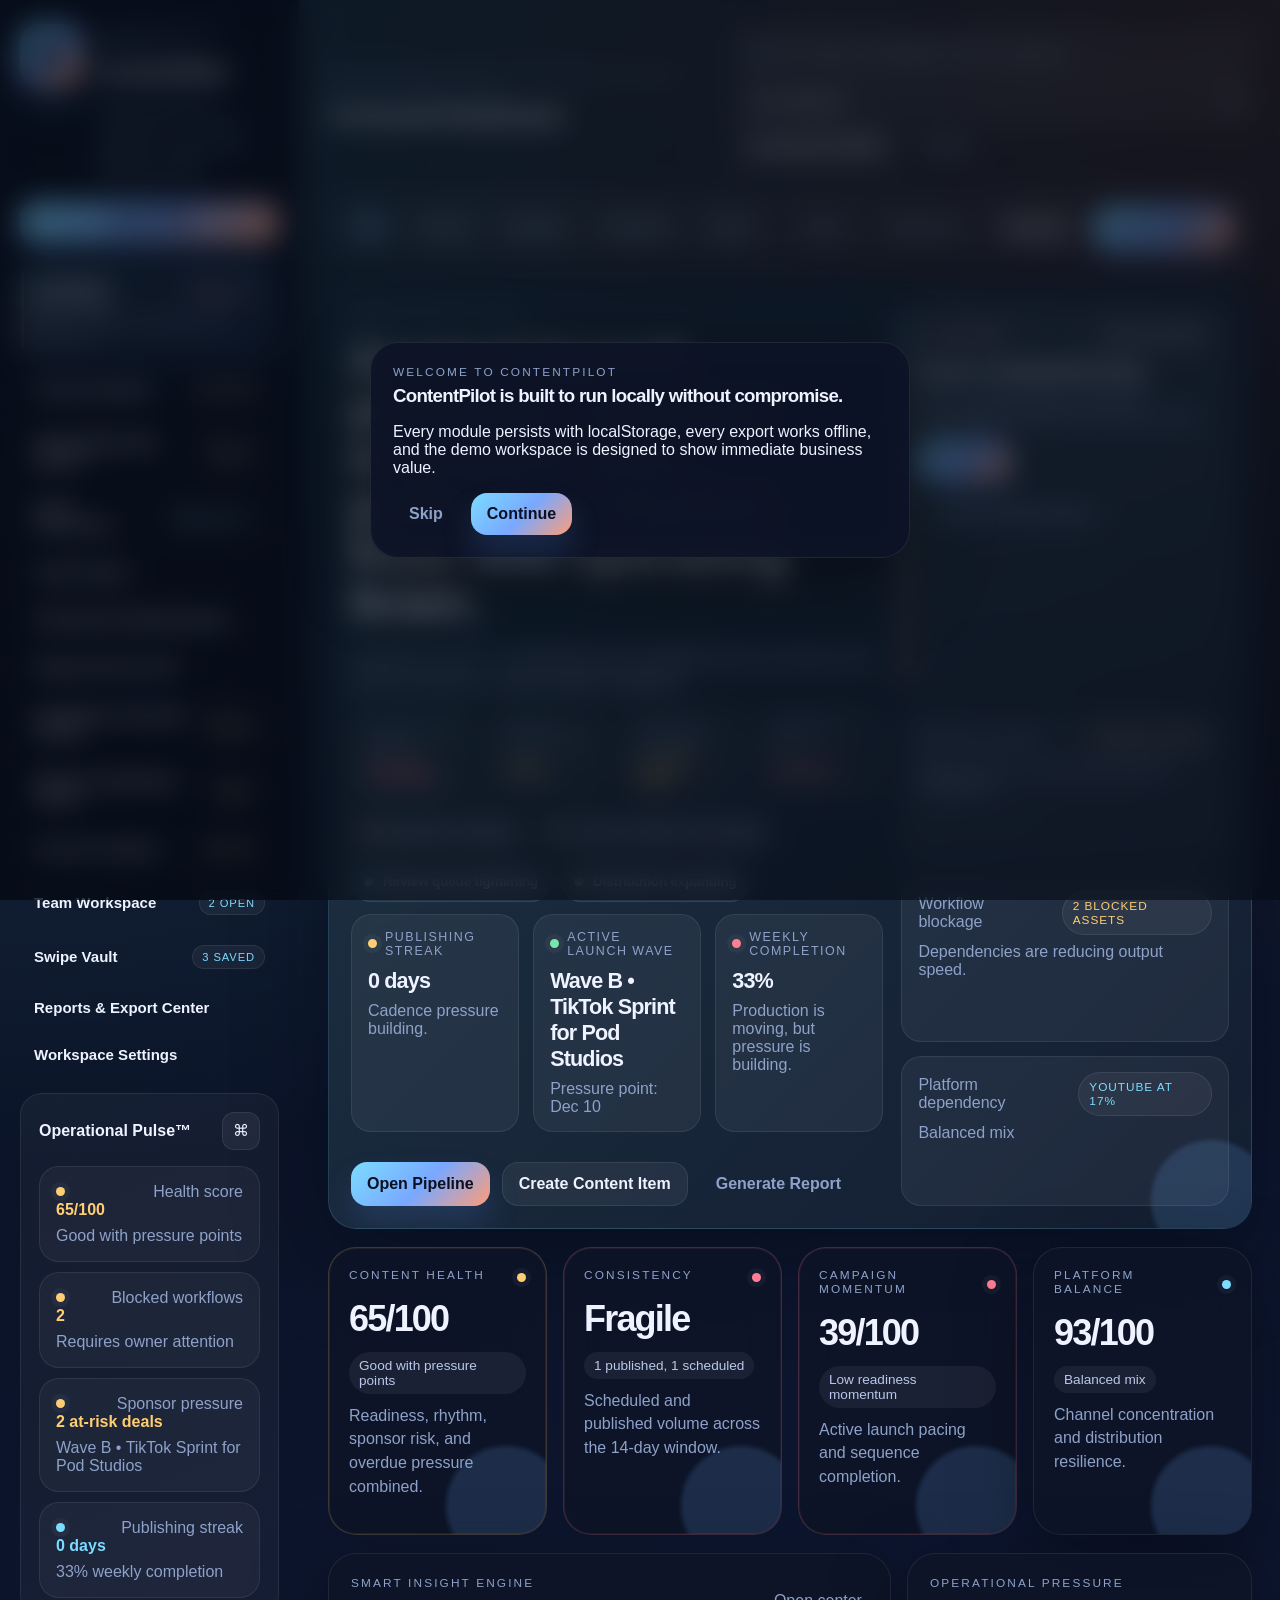
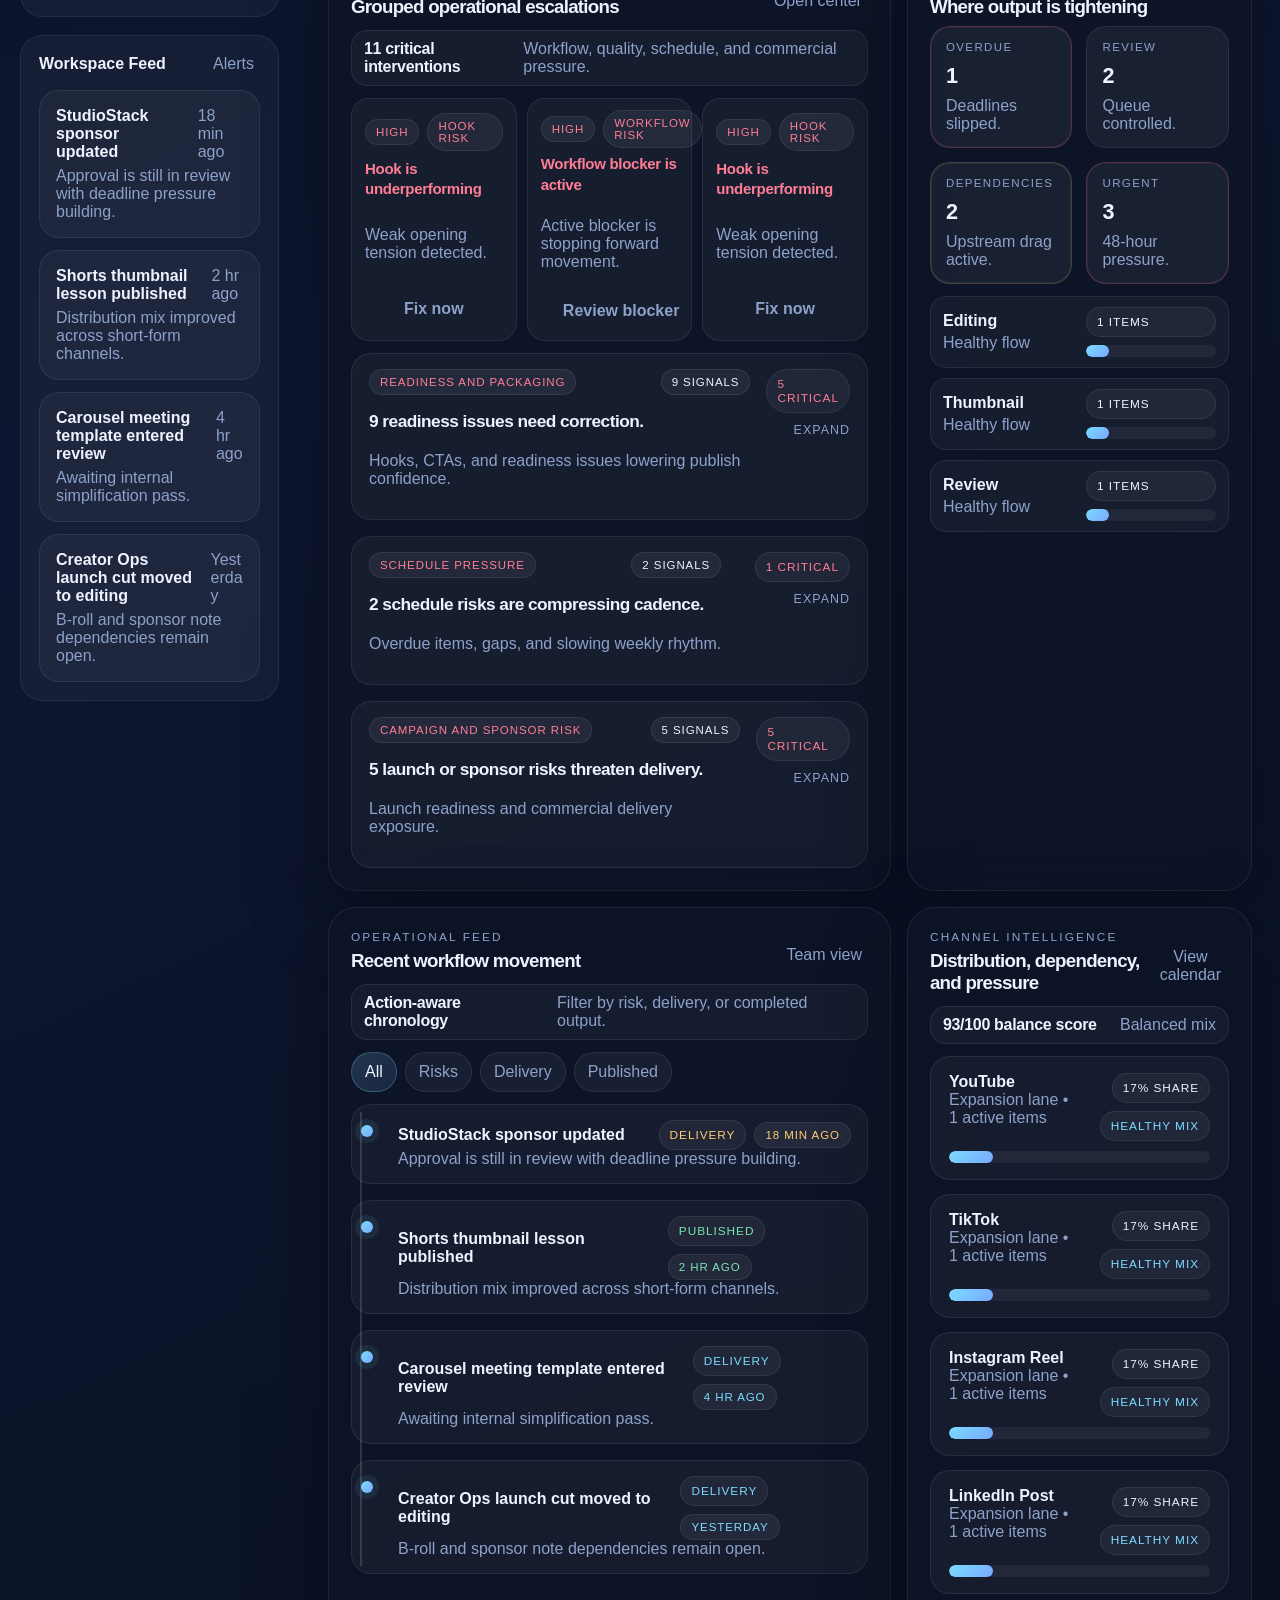
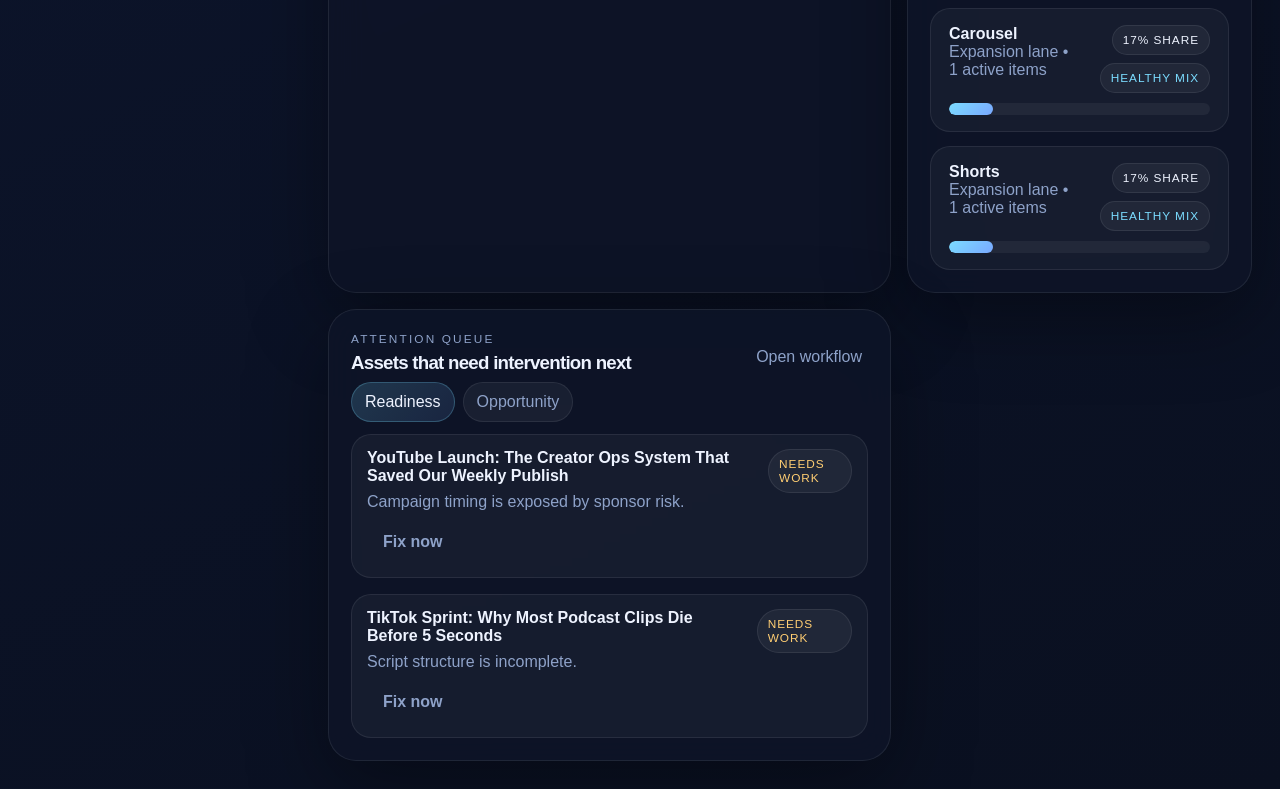
<file: index.html>
<!DOCTYPE html>
<html lang="en">
<head>
  <meta charset="UTF-8">
  <meta name="viewport" content="width=device-width, initial-scale=1.0">
  <meta name="description" content="ContentPilot is a premium HTML5 creator operations workspace for creators, agencies, and production teams.">
  <title>ContentPilot | HTML5 Creator Operations Workspace</title>
  <link rel="icon" type="image/svg+xml" href="assets/icons/contentpilot-mark.svg">
  <link rel="stylesheet" href="assets/css/styles.css">
</head>
<body>
  <div class="app-shell" id="appShell">
    <aside class="sidebar">
      <div class="brand-block">
        <div class="brand-mark">
          <img src="assets/icons/contentpilot-mark.svg" alt=ContentPilot>
        </div>
        <div>
          <p class="eyebrow">Premium HTML5 Workspace</p>
          <h1>ContentPilot</h1>
          <p class="brand-copy">Creator operations workspace for creators, agencies, studios, and marketing teams.</p>
        </div>
      </div>

      <button class="button button-primary button-full" data-action="open-quick-add">Quick Add</button>

      <nav class="sidebar-nav" id="sidebarNav" aria-label="Primary navigation"></nav>

      <section class="sidebar-section">
        <div class="sidebar-section-header">
          <h2>Operational Pulse™</h2>
          <button class="icon-button" data-action="open-palette" aria-label="Open command palette">⌘</button>
        </div>
        <div id="sidebarPulse"></div>
      </section>

      <section class="sidebar-section">
        <div class="sidebar-section-header">
          <h2>Workspace Feed</h2>
          <button class="text-button" data-action="open-notifications">Alerts</button>
        </div>
        <div id="miniActivity"></div>
      </section>
    </aside>

    <main class="main-shell">
      <header class="topbar">
        <div>
          <p class="eyebrow" id="routeEyebrow">Creator Operations Workspace</p>
          <h2 id="routeTitle">Command Dashboard</h2>
        </div>
        <div class="topbar-actions">
          <label class="search-field">
            <span class="sr-only">Global Search</span>
            <input id="globalSearch" type="search" placeholder="Search content, campaigns, hooks, sponsors">
          </label>
          <label class="select-field">
            <span class="sr-only">Assignee Filter</span>
            <select id="assigneeFilter">
              <option value="all">All assignees</option>
            </select>
          </label>
          <button class="button button-secondary" data-action="open-palette">Command Palette</button>
          <button class="button button-ghost" data-action="toggle-theme">Theme</button>
        </div>
      </header>

      <section class="utility-bar">
        <div class="utility-left">
          <button class="chip-button is-active" data-action="set-view" data-value="all">All</button>
          <button class="chip-button" data-action="set-view" data-value="critical">Critical</button>
          <button class="chip-button" data-action="set-view" data-value="pipeline">Pipeline</button>
          <button class="chip-button" data-action="set-view" data-value="calendar">Calendar</button>
          <button class="chip-button" data-action="set-view" data-value="team">Team</button>
        </div>
        <div class="utility-right">
          <button class="button button-ghost" data-action="undo">Undo</button>
          <button class="button button-ghost" data-action="open-shortcuts">Shortcuts</button>
          <button class="button button-secondary" data-action="export-json">Backup</button>
          <button class="button button-primary" data-action="open-report-export">Export Report</button>
        </div>
      </section>

      <div id="appView" class="view-shell" aria-live="polite"></div>
    </main>
  </div>

  <div class="modal-backdrop hidden" id="modalBackdrop" aria-hidden="true">
    <div class="modal-panel" role="dialog" aria-modal="true" aria-labelledby="modalTitle">
      <div class="modal-header">
        <div>
          <p class="eyebrow" id="modalEyebrow">Workspace</p>
          <h3 id="modalTitle">Modal</h3>
        </div>
        <button class="icon-button" data-action="close-modal" aria-label="Close modal">×</button>
      </div>
      <div class="modal-body" id="modalBody"></div>
    </div>
  </div>

  <div class="palette-backdrop hidden" id="paletteBackdrop" aria-hidden="true">
    <div class="palette-panel" role="dialog" aria-modal="true" aria-labelledby="paletteTitle">
      <div class="palette-head">
        <h3 id="paletteTitle">Command Palette</h3>
        <button class="icon-button" data-action="close-palette" aria-label="Close command palette">×</button>
      </div>
      <input id="paletteSearch" class="palette-input" type="search" placeholder="Jump to modules, actions, exports, or settings">
      <div id="paletteResults" class="palette-results"></div>
    </div>
  </div>

  <div class="drawer hidden" id="notificationDrawer" aria-hidden="true">
    <div class="drawer-panel">
      <div class="drawer-header">
        <div>
          <p class="eyebrow">Notification Center</p>
          <h3>Operational Alerts</h3>
        </div>
        <button class="icon-button" data-action="close-notifications" aria-label="Close notifications">×</button>
      </div>
      <div id="notificationList" class="drawer-body"></div>
    </div>
  </div>

  <div class="walkthrough hidden" id="walkthrough" aria-hidden="true">
    <div class="walkthrough-panel">
      <p class="eyebrow">Welcome to ContentPilot</p>
      <h3 id="walkthroughTitle">Operational clarity from the first launch.</h3>
      <p id="walkthroughBody"></p>
      <div class="walkthrough-actions">
        <button class="button button-ghost" data-action="skip-walkthrough">Skip</button>
        <button class="button button-primary" data-action="advance-walkthrough">Continue</button>
      </div>
    </div>
  </div>

  <input id="importInput" type="file" accept="application/json" hidden>
  <div id="toastStack" class="toast-stack" aria-live="assertive" aria-atomic="true"></div>

  <script src="assets/js/app.js"></script>
</body>
</html>
</file>
<file: assets/css/styles.css>
:root {
  --bg: #0a1020;
  --bg-elevated: rgba(16, 25, 46, 0.9);
  --bg-soft: rgba(20, 31, 55, 0.78);
  --panel: rgba(14, 21, 39, 0.9);
  --panel-strong: rgba(12, 19, 34, 0.96);
  --panel-glow: rgba(112, 181, 255, 0.16);
  --line: rgba(255, 255, 255, 0.08);
  --line-strong: rgba(255, 255, 255, 0.14);
  --text: #eef3ff;
  --text-muted: #8ea2c9;
  --text-soft: #b9c8ea;
  --accent: #7bdcff;
  --accent-2: #79a8ff;
  --accent-warm: #ff9d76;
  --success: #79e5ae;
  --warning: #ffce73;
  --danger: #ff7e94;
  --shadow: 0 24px 80px rgba(0, 0, 0, 0.36);
  --radius-lg: 28px;
  --radius-md: 20px;
  --radius-sm: 14px;
  --font-display: "Segoe UI", "Trebuchet MS", sans-serif;
  --font-body: "Segoe UI", Tahoma, Geneva, Verdana, sans-serif;
  --surface-blur: blur(18px);
  --field-bg: rgba(255, 255, 255, 0.06);
  --field-bg-strong: rgba(14, 21, 39, 0.98);
  --field-border: rgba(255, 255, 255, 0.1);
  --field-border-focus: rgba(123, 220, 255, 0.46);
  --field-shadow-focus: 0 0 0 4px rgba(123, 220, 255, 0.12);
  --placeholder: rgba(185, 200, 234, 0.72);
  --field-disabled: rgba(255, 255, 255, 0.03);
}

body[data-theme="light"] {
  --bg: #eef3fb;
  --bg-elevated: rgba(255, 255, 255, 0.94);
  --bg-soft: rgba(244, 247, 252, 0.92);
  --panel: rgba(255, 255, 255, 0.92);
  --panel-strong: rgba(255, 255, 255, 0.98);
  --panel-glow: rgba(121, 168, 255, 0.12);
  --line: rgba(22, 31, 48, 0.08);
  --line-strong: rgba(22, 31, 48, 0.14);
  --text: #152039;
  --text-muted: #66789d;
  --text-soft: #445371;
  --shadow: 0 20px 60px rgba(74, 93, 135, 0.14);
  --field-bg: rgba(244, 247, 252, 0.9);
  --field-bg-strong: rgba(255, 255, 255, 0.98);
  --field-border: rgba(22, 31, 48, 0.12);
  --field-border-focus: rgba(97, 144, 255, 0.38);
  --field-shadow-focus: 0 0 0 4px rgba(121, 168, 255, 0.12);
  --placeholder: rgba(68, 83, 113, 0.74);
  --field-disabled: rgba(226, 232, 243, 0.86);
}

* { box-sizing: border-box; }
html {
  min-height: 100%;
  color-scheme: dark;
  background:
    radial-gradient(circle at top left, rgba(123, 220, 255, 0.22), transparent 28%),
    radial-gradient(circle at top right, rgba(255, 157, 118, 0.18), transparent 24%),
    linear-gradient(155deg, #08101e 0%, #0d1630 46%, #0a1020 100%);
  scroll-behavior: smooth;
}
body {
  margin: 0;
  min-height: 100vh;
  font-family: var(--font-body);
  color: var(--text);
  background:
    radial-gradient(circle at top left, rgba(123, 220, 255, 0.22), transparent 28%),
    radial-gradient(circle at top right, rgba(255, 157, 118, 0.18), transparent 24%),
    linear-gradient(155deg, #08101e 0%, #0d1630 46%, #0a1020 100%);
}
body[data-theme="light"] {
  color-scheme: light;
  background:
    radial-gradient(circle at top left, rgba(123, 220, 255, 0.2), transparent 22%),
    radial-gradient(circle at top right, rgba(255, 157, 118, 0.14), transparent 20%),
    linear-gradient(160deg, #f4f8ff 0%, #edf2f9 100%);
}
button, input, select, textarea { font: inherit; }
button {
  cursor: pointer;
  -webkit-appearance: none;
  appearance: none;
}
input,
select,
textarea {
  color: var(--text);
  caret-color: var(--accent);
}
input::placeholder,
textarea::placeholder {
  color: var(--placeholder);
}
input:disabled,
select:disabled,
textarea:disabled,
button:disabled {
  opacity: 0.65;
  cursor: not-allowed;
}
select,
option,
optgroup {
  color: var(--text);
  background-color: var(--field-bg-strong);
}
optgroup {
  font-style: normal;
  font-weight: 700;
}
option {
  min-height: 1.5rem;
}
option:checked,
option:hover,
option:focus {
  color: var(--text);
  background: linear-gradient(135deg, rgba(123, 220, 255, 0.24), rgba(121, 168, 255, 0.18));
}
input[type="checkbox"] {
  width: 18px;
  height: 18px;
  margin: 0;
  accent-color: var(--accent-2);
  border-radius: 6px;
}
img { display: block; max-width: 100%; }
.hidden, [hidden] { display: none !important; }
.sr-only {
  position: absolute;
  width: 1px;
  height: 1px;
  padding: 0;
  margin: -1px;
  overflow: hidden;
  clip: rect(0,0,0,0);
  white-space: nowrap;
  border: 0;
}

.app-shell { display: grid; grid-template-columns: 300px 1fr; min-height: 100vh; }
.sidebar {
  position: sticky;
  top: 0;
  height: 100vh;
  padding: 24px 20px;
  display: flex;
  flex-direction: column;
  gap: 18px;
  border-right: 1px solid var(--line);
  background: linear-gradient(180deg, rgba(9, 16, 32, 0.95), rgba(8, 15, 29, 0.88));
  backdrop-filter: var(--surface-blur);
}
body[data-theme="light"] .sidebar {
  background: linear-gradient(180deg, rgba(251, 253, 255, 0.95), rgba(243, 247, 252, 0.92));
}
.brand-block { display: flex; gap: 14px; align-items: flex-start; }
.brand-mark {
  flex: 0 0 62px;
  width: 62px;
  height: 62px;
  border-radius: 18px;
  overflow: hidden;
  box-shadow: 0 18px 34px rgba(115, 172, 255, 0.25);
}
.brand-block h1,
.topbar h2,
.panel-header h3,
.modal-header h3,
.drawer-header h3,
.walkthrough-panel h3,
.palette-head h3 {
  margin: 0;
  font-family: var(--font-display);
  letter-spacing: -0.04em;
}
.brand-copy,
.eyebrow,
.helper-text,
.panel-subtitle,
.metric-footnote,
.subtle { color: var(--text-muted); }
.brand-copy { margin: 6px 0 0; font-size: 0.92rem; line-height: 1.55; }
.brand-copy { color: var(--text-muted); max-width: 170px; }
.eyebrow { margin: 0 0 6px; font-size: 0.74rem; text-transform: uppercase; letter-spacing: 0.18em; }

.button,
.icon-button,
.chip-button,
.nav-link,
.text-button,
.quick-action,
.pill,
.stage-chip {
  border: none;
  transition: transform 150ms ease, background 150ms ease, border-color 150ms ease, box-shadow 150ms ease, color 150ms ease;
}
.button { border-radius: 16px; padding: 12px 16px; font-weight: 700; }
.button-full { width: 100%; }
.button-primary {
  color: #0a1020;
  background: linear-gradient(135deg, var(--accent) 0%, var(--accent-2) 52%, var(--accent-warm) 100%);
  box-shadow: 0 18px 30px rgba(66, 111, 190, 0.24);
}
.button-secondary {
  color: var(--text);
  background: rgba(255, 255, 255, 0.06);
  border: 1px solid var(--line);
}
.button-ghost,
.text-button { color: var(--text-muted); background: transparent; }
.button:hover,
.icon-button:hover,
.chip-button:hover,
.nav-link:hover,
.text-button:hover,
.quick-action:hover,
.pill:hover,
.stage-chip:hover,
.button:focus-visible,
.icon-button:focus-visible,
.chip-button:focus-visible,
.nav-link:focus-visible,
.text-button:focus-visible,
.quick-action:focus-visible,
.pill:focus-visible,
.stage-chip:focus-visible { transform: translateY(-1px); }

.icon-button {
  width: 38px;
  height: 38px;
  border-radius: 12px;
  color: var(--text);
  background: rgba(255, 255, 255, 0.06);
  border: 1px solid var(--line);
}

.sidebar-nav,
.sidebar-section,
.stack,
.route-grid,
.metric-grid,
.list-stack,
.drawer-body,
.palette-results,
.insight-grid,
.form-grid,
.score-grid,
.repurpose-grid,
.card-grid,
.calendar-grid,
.timeline,
.health-grid { display: grid; gap: 16px; }
.sidebar-nav { gap: 6px; }
.nav-link {
  width: 100%;
  padding: 11px 13px;
  text-align: left;
  color: var(--text-muted);
  background: transparent;
  border-radius: 18px;
  border: 1px solid transparent;
  position: relative;
  overflow: hidden;
}
.nav-link-row {
  display: flex;
  align-items: center;
  justify-content: space-between;
  gap: 10px;
}
.nav-link strong { display: block; color: var(--text); font-size: 0.94rem; margin-bottom: 0; }
.nav-copy {
  display: block;
  font-size: 0.77rem;
  line-height: 1.4;
  margin-top: 0;
  max-height: 0;
  opacity: 0;
  overflow: hidden;
  transition: max-height 180ms ease, opacity 180ms ease, margin-top 180ms ease;
}
.nav-badge {
  display: inline-flex;
  align-items: center;
  padding: 5px 9px;
  border-radius: 999px;
  border: 1px solid var(--line);
  background: rgba(255, 255, 255, 0.05);
  font-size: 0.7rem;
  letter-spacing: 0.08em;
  text-transform: uppercase;
}
.nav-link.is-active {
  background: linear-gradient(135deg, rgba(123, 220, 255, 0.14), rgba(121, 168, 255, 0.14));
  border-color: var(--line);
  box-shadow: 0 14px 30px rgba(51, 74, 118, 0.18);
}
.nav-link:hover .nav-copy,
.nav-link:focus-visible .nav-copy,
.nav-link.is-active .nav-copy {
  max-height: 36px;
  opacity: 1;
  margin-top: 4px;
}
.nav-link::before {
  content: "";
  position: absolute;
  left: 0;
  top: 10px;
  bottom: 10px;
  width: 3px;
  border-radius: 999px;
  background: transparent;
}
.nav-link.is-active::before {
  background: linear-gradient(180deg, var(--accent), var(--accent-warm));
}
.sidebar-section {
  padding: 18px;
  background: rgba(255, 255, 255, 0.04);
  border: 1px solid var(--line);
  border-radius: 22px;
}

.sidebar-section-header,
.topbar,
.utility-bar,
.utility-left,
.utility-right,
.panel-header,
.inline-actions,
.entity-head,
.meta-row,
.modal-header,
.drawer-header,
.palette-head,
.walkthrough-actions,
.calendar-head,
.timeline-row,
.stage-head,
.table-row,
.swatch-row {
  display: flex;
  gap: 12px;
  align-items: center;
}
.sidebar-section-header,
.panel-header,
.entity-head,
.calendar-head,
.timeline-row,
.stage-head,
.table-row { justify-content: space-between; }
.sidebar-section h2 { margin: 0; font-size: 1rem; }
.pulse-list,
.mini-activity { display: grid; gap: 12px; }
.pulse-list-compact { gap: 10px; }
.pulse-item,
.mini-activity-item,
.list-item,
.vault-item,
.timeline-item,
.notification-item,
.report-item,
.queue-item,
.asset-card,
.approval-card,
.workload-row,
.calendar-day,
.team-note,
.card {
  padding: 16px;
  border: 1px solid var(--line);
  border-radius: 20px;
  background: rgba(255, 255, 255, 0.04);
}
.mini-activity-head {
  display: flex;
  justify-content: space-between;
  gap: 12px;
  align-items: baseline;
  margin-bottom: 6px;
}
.pulse-detail { margin-top: 8px; }

.main-shell { padding: 28px; }
.topbar { justify-content: space-between; margin-bottom: 22px; }
.topbar-actions,
.utility-left,
.utility-right,
.meta-row,
.inline-actions { flex-wrap: wrap; }

.search-field input,
.select-field select,
.field input,
.field textarea,
.field select,
.palette-input {
  width: 100%;
  border: 1px solid var(--field-border);
  background: var(--field-bg);
  color: var(--text);
  border-radius: 16px;
  outline: none;
  min-height: 48px;
  line-height: 1.45;
  box-shadow: inset 0 1px 0 rgba(255, 255, 255, 0.03);
  transition: border-color 150ms ease, box-shadow 150ms ease, background 150ms ease, color 150ms ease;
}
.search-field input,
.select-field select { padding: 12px 14px; }
.search-field input { min-width: 280px; }
.field input,
.field textarea,
.field select,
.palette-input { padding: 13px 14px; }
.field textarea {
  min-height: 120px;
  resize: vertical;
  line-height: 1.6;
}
.select-field select,
.field select {
  padding-right: 44px;
  background-image:
    linear-gradient(45deg, transparent 50%, var(--text-muted) 50%),
    linear-gradient(135deg, var(--text-muted) 50%, transparent 50%);
  background-position:
    calc(100% - 22px) calc(50% - 1px),
    calc(100% - 16px) calc(50% - 1px);
  background-size: 6px 6px, 6px 6px;
  background-repeat: no-repeat;
}
.search-field input:hover,
.select-field select:hover,
.field input:hover,
.field textarea:hover,
.field select:hover,
.palette-input:hover {
  border-color: var(--line-strong);
  background: rgba(255, 255, 255, 0.08);
}
.search-field input:focus,
.select-field select:focus,
.field input:focus,
.field textarea:focus,
.field select:focus,
.palette-input:focus {
  border-color: var(--field-border-focus);
  box-shadow: var(--field-shadow-focus);
  background: var(--field-bg-strong);
}
.search-field input:focus-visible,
.select-field select:focus-visible,
.field input:focus-visible,
.field textarea:focus-visible,
.field select:focus-visible,
.palette-input:focus-visible,
.button:focus-visible,
.icon-button:focus-visible,
.chip-button:focus-visible,
.nav-link:focus-visible,
.text-button:focus-visible,
.quick-action:focus-visible,
.pill:focus-visible,
.stage-chip:focus-visible,
.palette-item:focus-visible {
  outline: none;
  box-shadow: var(--field-shadow-focus);
}
.search-field input:disabled,
.select-field select:disabled,
.field input:disabled,
.field textarea:disabled,
.field select:disabled {
  background: var(--field-disabled);
  border-color: var(--field-border);
  color: var(--text-muted);
}

.utility-bar {
  justify-content: space-between;
  margin-bottom: 18px;
  padding: 14px 18px;
  border: 1px solid var(--line);
  border-radius: 22px;
  background: rgba(255, 255, 255, 0.04);
}
.chip-button,
.pill,
.stage-chip {
  padding: 10px 13px;
  border-radius: 999px;
  background: rgba(255, 255, 255, 0.05);
  border: 1px solid var(--line);
  color: var(--text-muted);
}
.chip-button.is-active,
.pill.is-active {
  color: var(--text);
  border-color: rgba(123, 220, 255, 0.24);
  background: linear-gradient(135deg, rgba(123, 220, 255, 0.18), rgba(121, 168, 255, 0.12));
}

.view-shell { display: grid; gap: 18px; }
.route-grid { grid-template-columns: repeat(12, minmax(0, 1fr)); }
.span-3 { grid-column: span 3; }
.span-4 { grid-column: span 4; }
.span-5 { grid-column: span 5; }
.span-6 { grid-column: span 6; }
.span-7 { grid-column: span 7; }
.span-8 { grid-column: span 8; }
.span-12 { grid-column: span 12; }

.panel,
.hero-panel,
.metric-card,
.surface,
.kanban-column,
.modal-panel,
.palette-panel,
.drawer-panel,
.walkthrough-panel {
  background: var(--panel);
  border: 1px solid var(--line);
  border-radius: var(--radius-lg);
  box-shadow: var(--shadow);
  backdrop-filter: var(--surface-blur);
}
.panel,
.hero-panel,
.surface,
.kanban-column,
.drawer-panel,
.walkthrough-panel { padding: 22px; }
.hero-panel {
  position: relative;
  overflow: hidden;
  background:
    linear-gradient(135deg, rgba(123, 220, 255, 0.16), rgba(121, 168, 255, 0.08)),
    var(--panel-strong);
}
.hero-command {
  border-color: rgba(123, 220, 255, 0.16);
  box-shadow: 0 30px 90px rgba(5, 10, 22, 0.42);
}
.hero-panel::after,
.metric-card::after {
  content: "";
  position: absolute;
  inset: auto -20px -32px auto;
  width: 120px;
  height: 120px;
  border-radius: 50%;
  background: var(--panel-glow);
  filter: blur(2px);
}
.hero-title { margin: 8px 0 6px; font-size: clamp(2rem, 4vw, 3rem); line-height: 1; }
.hero-copy { max-width: 680px; color: var(--text-soft); line-height: 1.55; margin: 0; }
.hero-actions { display: flex; gap: 12px; margin-top: 18px; flex-wrap: wrap; }
.hero-command-grid {
  display: grid;
  grid-template-columns: minmax(0, 1.3fr) minmax(320px, 0.8fr);
  gap: 18px;
  align-items: stretch;
}
.hero-main {
  display: grid;
  gap: 12px;
}
.hero-rail,
.hero-rail-stack,
.hero-signal-grid,
.pressure-grid,
.distribution-cluster {
  display: grid;
  gap: 14px;
}
.hero-signal-grid {
  grid-template-columns: repeat(3, minmax(0, 1fr));
}
.hero-signal,
.rail-card,
.pressure-card,
.top-insight,
.insight-meta-card {
  border: 1px solid var(--line);
  background: rgba(255, 255, 255, 0.05);
  border-radius: 20px;
}
.hero-signal,
.rail-card,
.pressure-card,
.top-insight {
  padding: 15px 16px;
}
.hero-status-strip {
  display: grid;
  grid-template-columns: repeat(4, minmax(0, 1fr));
  gap: 10px;
}
.hero-pulse {
  display: grid;
  gap: 6px;
  padding: 12px 14px;
  border-radius: 18px;
  border: 1px solid var(--line);
  background: rgba(255, 255, 255, 0.04);
}
.hero-pulse span {
  color: var(--text-muted);
  font-size: 0.73rem;
  text-transform: uppercase;
  letter-spacing: 0.1em;
}
.hero-pulse strong {
  font-size: 0.95rem;
  letter-spacing: -0.02em;
}
.hero-chip-ribbon {
  display: flex;
  flex-wrap: wrap;
  gap: 10px;
}
.hero-chip {
  display: inline-flex;
  align-items: center;
  gap: 10px;
  padding: 10px 12px;
  border-radius: 999px;
  border: 1px solid var(--line);
  background: rgba(255, 255, 255, 0.05);
  min-height: 40px;
}
.hero-chip strong {
  font-size: 0.84rem;
  letter-spacing: -0.01em;
  color: var(--text-soft);
}
.hero-signal strong,
.pressure-card strong {
  display: block;
  margin-top: 10px;
  font-size: 1.35rem;
  letter-spacing: -0.04em;
}
.hero-signal-top,
.pulse-topline,
.top-insight-head {
  display: flex;
  align-items: center;
  gap: 8px;
  justify-content: space-between;
}
.hero-signal-label {
  color: var(--text-muted);
  font-size: 0.78rem;
  text-transform: uppercase;
  letter-spacing: 0.12em;
}
.rail-card p,
.pressure-card p,
.hero-signal p,
.top-insight p { margin: 8px 0 0; }
.top-insight {
  position: relative;
  overflow: hidden;
  background: linear-gradient(180deg, rgba(255,255,255,0.06), rgba(255,255,255,0.03));
}
.top-insight::before {
  content: "";
  position: absolute;
  inset: 0 auto 0 0;
  width: 3px;
  background: linear-gradient(180deg, var(--accent), var(--accent-warm));
  opacity: 0.9;
}
.top-insight.is-danger,
.insight-card.is-danger,
.pressure-card.is-danger,
.metric-card.is-danger {
  border-color: rgba(255, 126, 148, 0.22);
  box-shadow: inset 0 0 0 1px rgba(255, 126, 148, 0.08);
}
.top-insight.is-warning,
.insight-card.is-warning,
.pressure-card.is-warning,
.metric-card.is-warning {
  border-color: rgba(255, 206, 115, 0.2);
  box-shadow: inset 0 0 0 1px rgba(255, 206, 115, 0.08);
}
.top-insight.is-success,
.pressure-card.is-success,
.metric-card.is-success {
  border-color: rgba(121, 229, 174, 0.18);
}
.top-insight h4 { margin: 12px 0 6px; font-size: 1.25rem; letter-spacing: -0.03em; }
.severity-marker,
.trend-pill,
.timeline-badge {
  display: inline-flex;
  align-items: center;
  padding: 6px 10px;
  border-radius: 999px;
  font-size: 0.72rem;
  text-transform: uppercase;
  letter-spacing: 0.08em;
  border: 1px solid var(--line);
  background: rgba(255,255,255,0.06);
}
.severity-dot {
  width: 9px;
  height: 9px;
  border-radius: 50%;
  flex: 0 0 9px;
  background: currentColor;
  box-shadow: 0 0 0 5px rgba(255,255,255,0.04);
}

.health-grid,
.metric-grid,
.insight-grid,
.card-grid { grid-template-columns: repeat(auto-fit, minmax(180px, 1fr)); }
.metric-card { position: relative; overflow: hidden; padding: 20px; min-height: 150px; }
.dashboard-metric-grid { grid-template-columns: repeat(4, minmax(0, 1fr)); }
.metric-card-top {
  display: flex;
  align-items: center;
  justify-content: space-between;
  gap: 12px;
}
.metric-card strong {
  display: block;
  margin-top: 10px;
  font-size: clamp(1.6rem, 3vw, 2.25rem);
  letter-spacing: -0.05em;
}
.metric-trend {
  display: inline-flex;
  align-items: center;
  gap: 8px;
  margin-top: 12px;
  padding: 6px 10px;
  border-radius: 999px;
  background: rgba(255, 255, 255, 0.06);
  color: var(--text-soft);
  font-size: 0.85rem;
}
.metric-card .metric-footnote {
  margin-top: 10px;
  line-height: 1.48;
  color: var(--text-muted);
  max-width: 30ch;
}

.status-badge,
.priority-badge,
.score-badge,
.mini-badge,
.readiness-badge {
  display: inline-flex;
  align-items: center;
  gap: 8px;
  padding: 7px 10px;
  border-radius: 999px;
  font-size: 0.74rem;
  text-transform: uppercase;
  letter-spacing: 0.08em;
  border: 1px solid var(--line);
  background: rgba(255, 255, 255, 0.05);
}
.is-success { color: var(--success); }
.is-warning { color: var(--warning); }
.is-danger { color: var(--danger); }
.is-info { color: var(--accent); }
.hero-signal.is-success,
.hero-signal.is-warning,
.hero-signal.is-danger,
.hero-signal.is-info,
.rail-card.is-success,
.rail-card.is-warning,
.rail-card.is-danger,
.rail-card.is-info,
.pressure-card.is-success,
.pressure-card.is-warning,
.pressure-card.is-danger,
.pressure-card.is-info,
.top-insight.is-success,
.top-insight.is-warning,
.top-insight.is-danger,
.top-insight.is-info,
.insight-card.is-success,
.insight-card.is-warning,
.insight-card.is-danger,
.insight-card.is-info,
.metric-card.is-success,
.metric-card.is-warning,
.metric-card.is-danger,
.metric-card.is-info,
.pulse-item.is-success,
.pulse-item.is-warning,
.pulse-item.is-danger,
.pulse-item.is-info,
.timeline-item.is-success,
.timeline-item.is-warning,
.timeline-item.is-danger,
.timeline-item.is-info,
.mini-activity-item.is-success,
.mini-activity-item.is-warning,
.mini-activity-item.is-danger,
.mini-activity-item.is-info {
  color: var(--text);
}

.progress-bar,
.micro-progress {
  width: 100%;
  height: 10px;
  border-radius: 999px;
  overflow: hidden;
  background: rgba(255, 255, 255, 0.06);
}
.micro-progress { height: 8px; }
.progress-bar span,
.micro-progress span,
.spark-bar span {
  display: block;
  height: 100%;
  border-radius: inherit;
  background: linear-gradient(135deg, var(--accent), var(--accent-2));
}
.spark-row { display: grid; gap: 10px; }
.spark-bar { height: 12px; border-radius: 999px; background: rgba(255, 255, 255, 0.05); overflow: hidden; }

.kanban {
  display: grid;
  grid-template-columns: repeat(5, minmax(260px, 1fr));
  gap: 16px;
  overflow-x: auto;
  padding-bottom: 8px;
}
.kanban-column { min-height: 460px; }
.stage-stack { display: grid; gap: 12px; min-height: 280px; }
.content-card {
  padding: 16px;
  border-radius: 18px;
  background: rgba(255, 255, 255, 0.05);
  border: 1px solid var(--line);
  cursor: grab;
}
.content-card:active { cursor: grabbing; }
.content-card.is-dragging { opacity: 0.54; }
.card-title { margin: 0 0 8px; font-size: 1rem; }
.card-meta,
.warning-list,
.score-list,
.shortcut-list,
.detail-list { display: grid; gap: 8px; }
.warning-list,
.score-list,
.detail-list {
  margin: 0;
  padding: 0;
  list-style: none;
}
.warning-list li,
.score-list li,
.detail-list li {
  padding: 10px 12px;
  border-radius: 14px;
  background: rgba(255, 255, 255, 0.04);
  color: var(--text-soft);
}

.two-column { display: grid; grid-template-columns: 1.3fr 1fr; gap: 18px; }
.three-column { display: grid; grid-template-columns: repeat(3, minmax(0, 1fr)); gap: 18px; }
.dashboard-layout {
  display: grid;
  grid-template-columns: minmax(0, 1.24fr) minmax(300px, 0.76fr);
  gap: 16px;
}
.dashboard-primary-panel,
.dashboard-timeline-panel { grid-column: 1; }
.dashboard-secondary-panel,
.dashboard-analytics-panel { grid-column: 2; }
.dashboard-watchlist-panel { grid-column: span 1; }
.dashboard-panel-intro {
  display: flex;
  align-items: baseline;
  justify-content: space-between;
  gap: 12px;
  margin: 4px 0 12px;
  padding: 9px 12px;
  border-radius: 16px;
  background: rgba(255,255,255,0.04);
  border: 1px solid var(--line);
}
.dashboard-panel-intro strong { font-size: 1rem; letter-spacing: -0.02em; }
.dashboard-chip-row {
  margin-bottom: 12px;
  gap: 8px;
}
.priority-strip {
  display: grid;
  grid-template-columns: repeat(3, minmax(0, 1fr));
  gap: 10px;
  margin-bottom: 12px;
}
.priority-signal {
  padding: 11px 13px;
  border-radius: 18px;
  border: 1px solid var(--line);
  background: rgba(255,255,255,0.04);
  display: grid;
  gap: 6px;
}
.priority-signal-top {
  display: flex;
  align-items: center;
  justify-content: space-between;
  gap: 8px;
}
.priority-signal strong {
  font-size: 0.94rem;
  line-height: 1.35;
  letter-spacing: -0.02em;
}
.priority-signal .button {
  padding: 9px 12px;
}
.pressure-grid {
  grid-template-columns: repeat(2, minmax(0, 1fr));
  margin-bottom: 12px;
}
.pressure-grid-compact .pressure-card {
  padding: 14px 15px;
}
.pressure-card span {
  display: block;
  color: var(--text-muted);
  text-transform: uppercase;
  letter-spacing: 0.12em;
  font-size: 0.72rem;
}
.stage-pressure-cluster {
  display: grid;
  gap: 10px;
}
.stage-pressure-row {
  display: flex;
  align-items: center;
  justify-content: space-between;
  gap: 12px;
  padding: 10px 12px;
  border: 1px solid var(--line);
  border-radius: 16px;
  background: rgba(255,255,255,0.04);
}
.stage-pressure-copy {
  display: grid;
  gap: 4px;
}
.stage-pressure-value {
  min-width: 130px;
  display: grid;
  gap: 8px;
}
.distribution-row,
.insight-card {
  padding: 16px 18px;
  border-radius: 20px;
  border: 1px solid var(--line);
  background: rgba(255,255,255,0.04);
}
.distribution-row.is-dominant {
  border-color: rgba(255, 206, 115, 0.2);
}
.distribution-head {
  display: flex;
  align-items: flex-start;
  justify-content: space-between;
  gap: 12px;
  margin-bottom: 10px;
}
.distribution-meta {
  display: flex;
  flex-wrap: wrap;
  gap: 8px;
  justify-content: flex-end;
}
.timeline-strong .timeline-item {
  padding-top: 15px;
  padding-bottom: 15px;
  border-radius: 20px;
  background: rgba(255,255,255,0.04);
  border: 1px solid var(--line);
}
.timeline-strong::before {
  left: 14px;
  top: 10px;
  bottom: 10px;
}
.timeline-strong .timeline-item::before {
  left: 9px;
}
.signal-row {
  transition: border-color 160ms ease, transform 160ms ease, background 160ms ease;
}
.signal-row:hover,
.insight-card:hover,
.distribution-row:hover,
.pressure-card:hover,
.hero-signal:hover,
.rail-card:hover,
.top-insight:hover {
  transform: translateY(-2px);
  border-color: rgba(123, 220, 255, 0.16);
  background: rgba(255,255,255,0.06);
}
.insight-topline {
  display: flex;
  align-items: center;
  justify-content: space-between;
  gap: 12px;
  margin-bottom: 12px;
}
.insight-cluster,
.insight-card-compact {
  border: 1px solid var(--line);
  border-radius: 20px;
  background: rgba(255,255,255,0.04);
}
.insight-cluster {
  overflow: hidden;
}
.insight-cluster-head {
  width: 100%;
  padding: 15px 17px;
  display: flex;
  justify-content: space-between;
  align-items: flex-start;
  gap: 16px;
  text-align: left;
  background: transparent;
  border: none;
  color: var(--text);
}
.insight-cluster-copy {
  display: grid;
  gap: 4px;
}
.insight-cluster-copy h4 {
  margin: 0;
  font-size: 1.08rem;
  letter-spacing: -0.03em;
}
.insight-cluster-meta {
  display: grid;
  justify-items: end;
  gap: 10px;
}
.cluster-toggle {
  color: var(--text-muted);
  font-size: 0.78rem;
  text-transform: uppercase;
  letter-spacing: 0.08em;
}
.insight-cluster-body {
  max-height: 0;
  overflow: hidden;
  transition: max-height 220ms ease;
}
.insight-cluster-body.is-open {
  max-height: 1200px;
}
.insight-cluster-list {
  padding: 0 16px 16px;
}
.insight-card-compact {
  padding: 13px 14px;
}
.insight-meta-grid-compact {
  margin: 12px 0;
  gap: 8px;
}
.insight-meta-grid-compact .insight-meta-card {
  padding: 10px 12px;
}
.signal-row-compact {
  padding: 14px 15px;
}
.timeline-meta {
  display: flex;
  align-items: center;
  gap: 8px;
  flex-wrap: wrap;
}
.insight-meta-grid {
  display: grid;
  grid-template-columns: repeat(2, minmax(0, 1fr));
  gap: 10px;
  margin: 14px 0;
}
.insight-meta-card {
  padding: 12px 14px;
}
.insight-meta-card span {
  display: block;
  color: var(--text-muted);
  text-transform: uppercase;
  letter-spacing: 0.1em;
  font-size: 0.7rem;
}
.insight-meta-card strong {
  display: block;
  margin-top: 6px;
  font-size: 0.95rem;
}

.score-wheel {
  width: 170px;
  height: 170px;
  border-radius: 50%;
  display: grid;
  place-items: center;
  margin: 0 auto;
  background: conic-gradient(var(--accent) 0deg, var(--accent-2) 220deg, rgba(255,255,255,0.06) 220deg);
}
.score-wheel-inner {
  width: 122px;
  height: 122px;
  border-radius: 50%;
  display: grid;
  place-items: center;
  background: var(--panel-strong);
  border: 1px solid var(--line);
  text-align: center;
}
.score-wheel strong { display: block; font-size: 2rem; }

.field { display: grid; gap: 8px; }
.field label,
.field-title { font-weight: 700; color: var(--text); }
.form-grid { grid-template-columns: repeat(2, minmax(0, 1fr)); }
.form-grid .field-full { grid-column: span 2; }
.swipe-vault,
.report-list,
.calendar-list,
.team-grid { display: grid; gap: 14px; }
.report-item,
.vault-item,
.calendar-day,
.team-note,
.notification-item { position: relative; }
.report-item {
  background:
    linear-gradient(180deg, rgba(255,255,255,0.05), rgba(255,255,255,0.035)),
    rgba(255,255,255,0.03);
}
.report-item h4,
.vault-item h4,
.notification-item h4,
.team-note h4,
.panel-header h3,
.hero-panel h3,
.list-item h4 { margin: 0 0 8px; }
.helper-text,
.vault-item p,
.team-note p,
.list-item p,
.calendar-event,
.report-item p,
.split-stat strong,
.split-stat span,
.card-title {
  overflow-wrap: anywhere;
  word-break: break-word;
}

.table { display: grid; gap: 10px; }
.table-row {
  padding: 14px 16px;
  border: 1px solid var(--line);
  border-radius: 18px;
  background: rgba(255, 255, 255, 0.04);
}
.table-row strong { display: block; margin-bottom: 4px; }

.calendar-grid { grid-template-columns: repeat(7, minmax(0, 1fr)); }
.calendar-day { min-height: 124px; }
.calendar-day.is-gap { border-style: dashed; }
.calendar-day.is-overloaded { box-shadow: inset 0 0 0 1px rgba(255, 126, 148, 0.4); }
.calendar-day-header {
  display: flex;
  justify-content: space-between;
  gap: 8px;
  margin-bottom: 10px;
  font-weight: 700;
}
.calendar-event {
  margin-top: 8px;
  padding: 8px 10px;
  border-radius: 12px;
  background: rgba(121, 168, 255, 0.12);
  font-size: 0.84rem;
}

.timeline { position: relative; }
.timeline::before {
  content: "";
  position: absolute;
  left: 9px;
  top: 8px;
  bottom: 8px;
  width: 2px;
  background: var(--line-strong);
}
.timeline-item { position: relative; padding-left: 46px; }
.timeline-item::before {
  content: "";
  position: absolute;
  left: 4px;
  top: 20px;
  width: 12px;
  height: 12px;
  border-radius: 50%;
  background: linear-gradient(135deg, var(--accent), var(--accent-2));
  box-shadow: 0 0 0 6px rgba(123, 220, 255, 0.08);
}

.modal-backdrop,
.palette-backdrop,
.walkthrough,
.drawer { position: fixed; inset: 0; z-index: 100; }
.modal-backdrop,
.palette-backdrop,
.walkthrough {
  display: grid;
  place-items: center;
  padding: 24px;
  background: rgba(5, 10, 20, 0.6);
  backdrop-filter: blur(14px);
}
.modal-panel,
.palette-panel {
  width: min(860px, 100%);
  max-height: calc(100vh - 48px);
  overflow: auto;
  padding: 22px;
}
.palette-panel { width: min(760px, 100%); }
.modal-body { margin-top: 18px; }
.drawer {
  display: flex;
  justify-content: flex-end;
  background: rgba(5, 10, 20, 0.42);
  backdrop-filter: blur(10px);
}
.drawer-panel {
  width: min(460px, 100%);
  height: 100%;
  border-radius: 0;
  overflow: auto;
}
.palette-results { margin-top: 14px; }
.palette-item {
  width: 100%;
  text-align: left;
  padding: 14px 16px;
  border: 1px solid var(--line);
  border-radius: 16px;
  background: rgba(255, 255, 255, 0.04);
  color: var(--text);
}
.walkthrough-panel { width: min(540px, 100%); }
.toast-stack {
  position: fixed;
  right: 20px;
  bottom: 20px;
  display: grid;
  gap: 12px;
  z-index: 120;
}
.toast {
  min-width: 260px;
  max-width: 360px;
  padding: 14px 16px;
  border-radius: 18px;
  border: 1px solid var(--line);
  background: var(--panel-strong);
  box-shadow: var(--shadow);
  animation: toastIn 220ms ease;
}
@keyframes toastIn {
  from { opacity: 0; transform: translateY(6px); }
  to { opacity: 1; transform: translateY(0); }
}

  .empty-state {
    padding: 28px;
    text-align: center;
    border-radius: 22px;
    border: 1px dashed var(--line-strong);
    background: rgba(255, 255, 255, 0.03);
  }
  .empty-state-label {
    display: inline-flex;
    align-items: center;
    gap: 8px;
    margin-bottom: 12px;
    padding: 6px 10px;
    border-radius: 999px;
    border: 1px solid var(--line);
    background: rgba(255, 255, 255, 0.05);
    color: var(--text-muted);
    font-size: 0.72rem;
    letter-spacing: 0.08em;
    text-transform: uppercase;
  }
  .empty-state-label::before {
    content: "";
    width: 8px;
    height: 8px;
    border-radius: 50%;
    background: linear-gradient(135deg, var(--accent), var(--accent-warm));
    box-shadow: 0 0 0 5px rgba(123, 220, 255, 0.08);
  }
  .empty-state h3 {
    margin: 0 0 8px;
    font-size: 1.15rem;
    letter-spacing: -0.03em;
  }
  .empty-state p {
    max-width: 540px;
    margin: 0 auto;
    color: var(--text-soft);
    line-height: 1.65;
  }
.filter-summary-panel {
  padding-top: 16px;
  padding-bottom: 16px;
  background: rgba(255,255,255,0.03);
}
.quick-action {
  width: 100%;
  padding: 12px 14px;
  border-radius: 16px;
  text-align: left;
  color: var(--text);
  border: 1px solid var(--line);
  background: rgba(255, 255, 255, 0.04);
}
.quick-action strong,
.palette-item strong { display: block; margin-bottom: 4px; }
.split-stat {
  display: flex;
  justify-content: space-between;
  align-items: baseline;
  gap: 14px;
  padding: 12px 0;
  border-bottom: 1px solid var(--line);
}
.split-stat:last-child { border-bottom: none; padding-bottom: 0; }
.shortcut-list li {
  display: flex;
  justify-content: space-between;
  gap: 12px;
}
kbd {
  padding: 5px 8px;
  border-radius: 10px;
  border: 1px solid var(--line);
  background: rgba(255, 255, 255, 0.04);
  font-family: inherit;
  font-size: 0.82rem;
}
.loading-state {
  display: inline-flex;
  align-items: center;
  gap: 8px;
  color: var(--text-muted);
}
.loading-state::before {
  content: "";
  width: 12px;
  height: 12px;
  border-radius: 50%;
  border: 2px solid rgba(255,255,255,0.12);
  border-top-color: var(--accent);
  animation: spin 800ms linear infinite;
}
@keyframes spin { to { transform: rotate(360deg); } }

@media (max-width: 1240px) {
  .hero-command-grid,
  .dashboard-layout,
  .dashboard-metric-grid {
    grid-template-columns: repeat(2, minmax(0, 1fr));
  }
  .hero-signal-grid {
    grid-template-columns: repeat(2, minmax(0, 1fr));
  }
  .hero-status-strip {
    grid-template-columns: repeat(2, minmax(0, 1fr));
  }
  .priority-strip {
    grid-template-columns: 1fr;
  }
  .dashboard-primary-panel,
  .dashboard-secondary-panel,
  .dashboard-timeline-panel,
  .dashboard-analytics-panel,
  .dashboard-watchlist-panel { grid-column: auto; }
  .route-grid,
  .three-column,
  .two-column,
  .form-grid { grid-template-columns: repeat(2, minmax(0, 1fr)); }
  .span-7,
  .span-8,
  .span-6,
  .span-5,
  .span-4,
  .span-3 { grid-column: span 2; }
}
@media (max-width: 980px) {
  .app-shell { grid-template-columns: 1fr; }
  .sidebar { position: relative; height: auto; }
  .main-shell { padding-top: 6px; }
  .hero-command-grid,
  .dashboard-layout { grid-template-columns: 1fr; }
  .hero-signal-grid,
  .pressure-grid,
  .dashboard-metric-grid { grid-template-columns: repeat(2, minmax(0, 1fr)); }
  .hero-status-strip { grid-template-columns: repeat(2, minmax(0, 1fr)); }
  .priority-strip { grid-template-columns: 1fr; }
  .kanban { grid-template-columns: repeat(3, minmax(260px, 1fr)); }
  .calendar-grid { grid-template-columns: repeat(4, minmax(0, 1fr)); }
}
@media (max-width: 720px) {
  .main-shell,
  .sidebar { padding: 18px; }
  .topbar,
  .utility-bar,
  .sidebar-section-header,
  .panel-header,
  .entity-head,
  .calendar-head,
  .timeline-row,
  .stage-head,
  .table-row { flex-direction: column; align-items: flex-start; }
  .topbar-actions,
  .utility-left,
  .utility-right { width: 100%; }
  .search-field,
  .search-field input,
  .select-field { width: 100%; }
  .route-grid,
  .three-column,
  .two-column,
  .form-grid,
  .calendar-grid { grid-template-columns: 1fr; }
  .hero-signal-grid,
  .pressure-grid,
  .dashboard-metric-grid,
  .insight-meta-grid { grid-template-columns: 1fr; }
  .hero-status-strip { grid-template-columns: 1fr; }
  .hero-chip-ribbon { flex-direction: column; }
  .span-12,
  .span-8,
  .span-7,
  .span-6,
  .span-5,
  .span-4,
  .span-3,
  .form-grid .field-full { grid-column: span 1; }
  .kanban { grid-template-columns: 1fr; }
  .modal-panel,
  .palette-panel,
  .drawer-panel { width: 100%; }
  .dashboard-panel-intro,
  .distribution-head,
  .stage-pressure-row,
  .nav-link-row,
  .insight-cluster-head { flex-direction: column; align-items: flex-start; }
  .distribution-meta { justify-content: flex-start; }
  .insight-cluster-meta { justify-items: start; }
}
</file>
